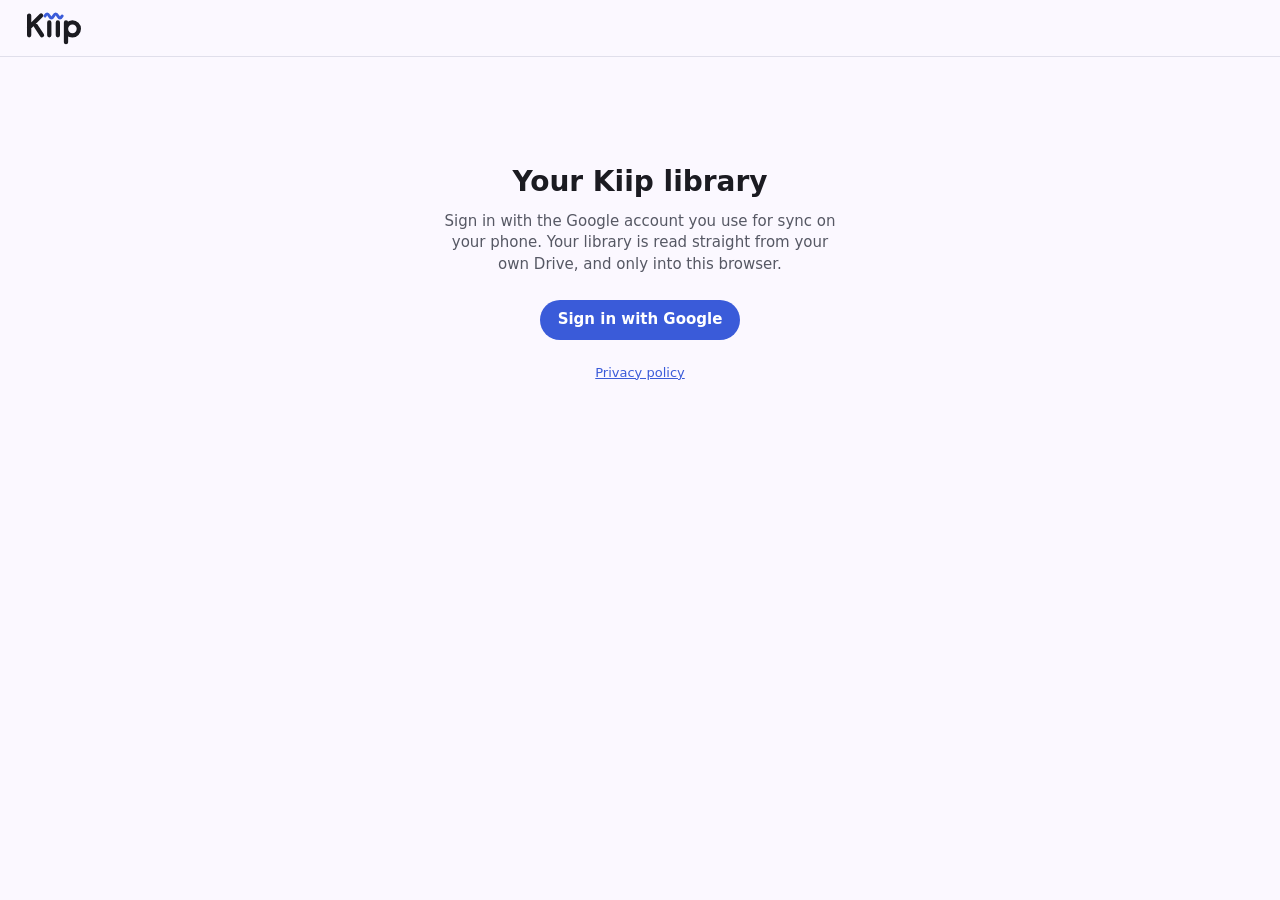
<file: index.html>
<!doctype html>
<html lang="en">
<head>
<meta charset="utf-8">
<meta name="viewport" content="width=device-width, initial-scale=1">
<meta http-equiv="Content-Security-Policy" content="default-src 'none'; script-src 'self' https://accounts.google.com/gsi/client; style-src 'self' https://accounts.google.com/gsi/style; img-src https: http: blob:; connect-src https://www.googleapis.com https://accounts.google.com/gsi/; frame-src https://accounts.google.com/gsi/; base-uri 'none'; form-action 'none'">
<meta name="referrer" content="no-referrer">
<title>Kiip</title>
<link rel="icon" type="image/svg+xml" href="icon.svg">
<link rel="stylesheet" href="style.css">
<script src="https://accounts.google.com/gsi/client" async></script>
<script src="data.js" defer></script>
<script src="app.js" defer></script>
</head>
<body>
<header class="bar">
  <svg class="logo" viewBox="0 0 140 84" role="img" aria-label="Kiip">
    <path class="logo-word" d="M12 13V59M40 13 12 41M23 30 42 59M59 29V59M79 29V59M98 29V75M98 44a15 15 0 1 0 30 0a15 15 0 1 0-30 0"></path>
    <path class="logo-wave" d="M49 14q5-9 10 0t10 0t10 0t10 0"></path>
  </svg>
  <div class="bar-tools" id="tools" hidden>
    <input id="search" type="search" placeholder="Search" aria-label="Search your library">
    <button id="add" type="button">Add</button>
    <span id="save-status" class="save-status" role="status"></span>
    <button id="save-action" class="quiet" type="button" hidden></button>
    <label class="sort-label">Sort
      <select id="sort">
        <option value="newest-saved">Newest saved</option>
        <option value="oldest-saved">Oldest saved</option>
        <option value="newest-published">Newest published</option>
        <option value="oldest-published">Oldest published</option>
      </select>
    </label>
    <button id="refresh" class="quiet" type="button">Refresh</button>
    <button id="sign-out" class="quiet" type="button">Sign out</button>
  </div>
</header>

<section id="welcome" class="welcome">
  <h1>Your Kiip library</h1>
  <p id="message">Sign in with the Google account you use for sync on your phone. Your library is read straight from your own Drive, and only into this browser.</p>
  <button id="sign-in" type="button">Sign in with Google</button>
  <p class="welcome-link"><a href="privacy.html">Privacy policy</a></p>
</section>

<main id="library" class="library" hidden>
  <nav class="side" aria-label="Filters">
    <div id="views" class="group"></div>
    <details id="sites-box" class="group" open>
      <summary>Sites</summary>
      <div id="sites"></div>
    </details>
    <details id="tags-box" class="group" open>
      <summary>Tags</summary>
      <div id="tags"></div>
    </details>
  </nav>
  <div class="content">
    <p id="result" class="result" role="status"></p>
    <div id="grid" class="grid"></div>
    <div id="more" class="more"></div>
  </div>
</main>

<dialog id="sheet" class="sheet" aria-label="Saved item"></dialog>

<section id="player" class="player" aria-label="Reading aloud" hidden>
  <div class="player-title">
    <span id="player-name" class="player-name"></span>
    <span id="player-note" class="player-note"></span>
  </div>
  <input id="player-seek" class="player-seek" type="range" min="0" value="0" step="1" aria-label="Reading position">
  <div class="player-controls">
    <button id="player-back" class="quiet" type="button">Back</button>
    <button id="player-play" type="button">Pause</button>
    <button id="player-next" class="quiet" type="button">Next</button>
    <button id="player-stop" class="quiet" type="button">Stop</button>
    <label class="player-option">Speed
      <select id="player-speed">
        <option value="0.75">0.75×</option>
        <option value="1">1×</option>
        <option value="1.25">1.25×</option>
        <option value="1.5">1.5×</option>
        <option value="1.75">1.75×</option>
        <option value="2">2×</option>
      </select>
    </label>
    <label class="player-option">Voice
      <select id="player-voice"><option value="">Default</option></select>
    </label>
  </div>
</section>

<div id="toast" class="toast" role="status" hidden>
  <span id="toast-text"></span>
  <button id="toast-action" class="quiet" type="button" hidden>Undo</button>
</div>
<datalist id="all-tags"></datalist>
</body>
</html>
</file>
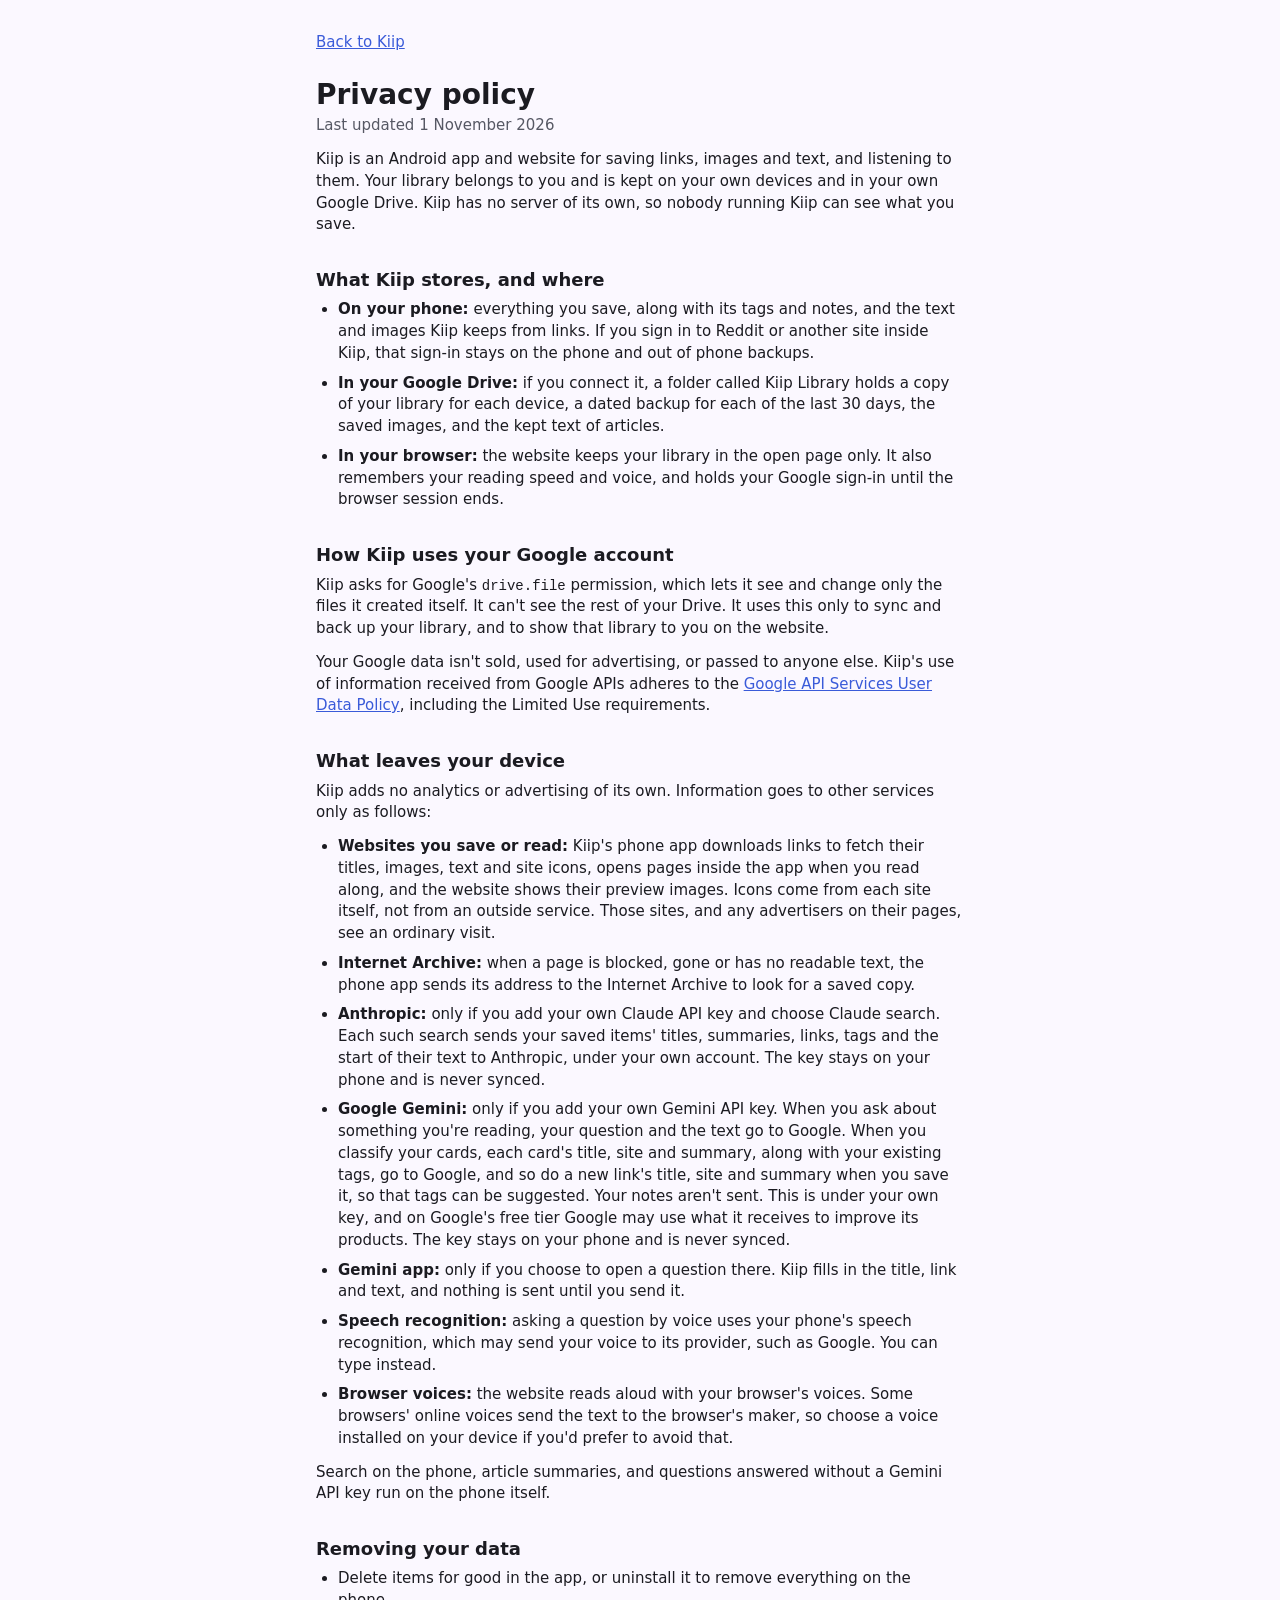
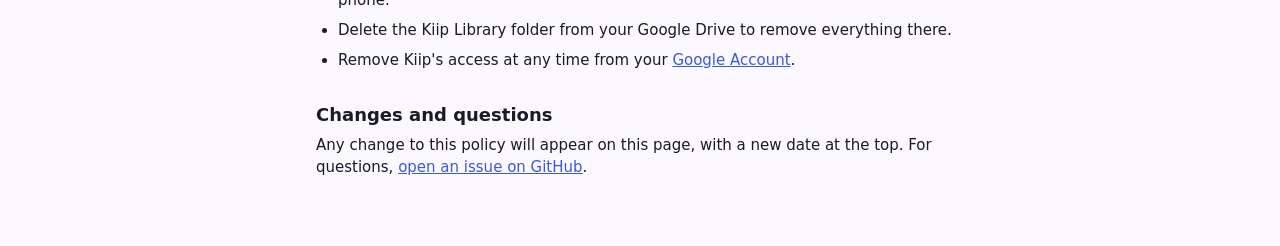
<file: privacy.html>
<!doctype html>
<html lang="en">
<head>
<meta charset="utf-8">
<meta name="viewport" content="width=device-width, initial-scale=1">
<meta http-equiv="Content-Security-Policy" content="default-src 'none'; style-src 'self'; img-src 'self'; base-uri 'none'; form-action 'none'">
<meta name="referrer" content="no-referrer">
<title>Kiip Privacy Policy</title>
<link rel="icon" type="image/svg+xml" href="icon.svg">
<link rel="stylesheet" href="style.css">
</head>
<body>
<main class="privacy">
  <p><a href="./">Back to Kiip</a></p>
  <h1>Privacy policy</h1>
  <p class="privacy-date">Last updated 1 November 2026</p>

  <p>Kiip is an Android app and website for saving links, images and text, and listening to them. Your library belongs to you and is kept on your own devices and in your own Google Drive. Kiip has no server of its own, so nobody running Kiip can see what you save.</p>

  <h2>What Kiip stores, and where</h2>
  <ul>
    <li><strong>On your phone:</strong> everything you save, along with its tags and notes, and the text and images Kiip keeps from links. If you sign in to Reddit or another site inside Kiip, that sign-in stays on the phone and out of phone backups.</li>
    <li><strong>In your Google Drive:</strong> if you connect it, a folder called Kiip Library holds a copy of your library for each device, a dated backup for each of the last 30 days, the saved images, and the kept text of articles.</li>
    <li><strong>In your browser:</strong> the website keeps your library in the open page only. It also remembers your reading speed and voice, and holds your Google sign-in until the browser session ends.</li>
  </ul>

  <h2>How Kiip uses your Google account</h2>
  <p>Kiip asks for Google's <code>drive.file</code> permission, which lets it see and change only the files it created itself. It can't see the rest of your Drive. It uses this only to sync and back up your library, and to show that library to you on the website.</p>
  <p>Your Google data isn't sold, used for advertising, or passed to anyone else. Kiip's use of information received from Google APIs adheres to the <a href="https://developers.google.com/terms/api-services-user-data-policy">Google API Services User Data Policy</a>, including the Limited Use requirements.</p>

  <h2>What leaves your device</h2>
  <p>Kiip adds no analytics or advertising of its own. Information goes to other services only as follows:</p>
  <ul>
    <li><strong>Websites you save or read:</strong> Kiip's phone app downloads links to fetch their titles, images, text and site icons, opens pages inside the app when you read along, and the website shows their preview images. Icons come from each site itself, not from an outside service. Those sites, and any advertisers on their pages, see an ordinary visit.</li>
    <li><strong>Internet Archive:</strong> when a page is blocked, gone or has no readable text, the phone app sends its address to the Internet Archive to look for a saved copy.</li>
    <li><strong>Anthropic:</strong> only if you add your own Claude API key and choose Claude search. Each such search sends your saved items' titles, summaries, links, tags and the start of their text to Anthropic, under your own account. The key stays on your phone and is never synced.</li>
    <li><strong>Google Gemini:</strong> only if you add your own Gemini API key. When you ask about something you're reading, your question and the text go to Google. When you classify your cards, each card's title, site and summary, along with your existing tags, go to Google, and so do a new link's title, site and summary when you save it, so that tags can be suggested. Your notes aren't sent. This is under your own key, and on Google's free tier Google may use what it receives to improve its products. The key stays on your phone and is never synced.</li>
    <li><strong>Gemini app:</strong> only if you choose to open a question there. Kiip fills in the title, link and text, and nothing is sent until you send it.</li>
    <li><strong>Speech recognition:</strong> asking a question by voice uses your phone's speech recognition, which may send your voice to its provider, such as Google. You can type instead.</li>
    <li><strong>Browser voices:</strong> the website reads aloud with your browser's voices. Some browsers' online voices send the text to the browser's maker, so choose a voice installed on your device if you'd prefer to avoid that.</li>
  </ul>
  <p>Search on the phone, article summaries, and questions answered without a Gemini API key run on the phone itself.</p>

  <h2>Removing your data</h2>
  <ul>
    <li>Delete items for good in the app, or uninstall it to remove everything on the phone.</li>
    <li>Delete the Kiip Library folder from your Google Drive to remove everything there.</li>
    <li>Remove Kiip's access at any time from your <a href="https://myaccount.google.com/permissions">Google Account</a>.</li>
  </ul>

  <h2>Changes and questions</h2>
  <p>Any change to this policy will appear on this page, with a new date at the top. For questions, <a href="https://github.com/lombrozo3/kiip-web/issues">open an issue on GitHub</a>.</p>
</main>
</body>
</html>
</file>
<file: style.css>
:root {
  color-scheme: light dark;
  --ground: #FBF8FF;
  --surface: #FFFFFF;
  --surface-2: #EFEDF7;
  --line: #E0DFEB;
  --ink: #1B1B21;
  --ink-2: #565864;
  --accent: #3A5BD9;
  --on-accent: #FFFFFF;
  --accent-soft: #DDE1FF;
  --on-accent-soft: #001454;
  --warn: #A3261E;
}

@media (prefers-color-scheme: dark) {
  :root {
    --ground: #131318;
    --surface: #1D1D23;
    --surface-2: #2A2A32;
    --line: #36363F;
    --ink: #E4E1E9;
    --ink-2: #B4B3BF;
    --accent: #B8C3FF;
    --on-accent: #002388;
    --accent-soft: #2B3A7C;
    --on-accent-soft: #DDE1FF;
    --warn: #FFB4AB;
  }
}

* { box-sizing: border-box; }

[hidden] { display: none !important; }

body {
  margin: 0;
  background: var(--ground);
  color: var(--ink);
  font: 15px/1.45 system-ui, -apple-system, "Segoe UI", Roboto, sans-serif;
}

button, input, select { font: inherit; color: inherit; }

button {
  min-height: 40px;
  padding: 0 18px;
  border: 0;
  border-radius: 20px;
  background: var(--accent);
  color: var(--on-accent);
  font-weight: 600;
  cursor: pointer;
}

button.quiet {
  padding: 0 12px;
  background: transparent;
  color: var(--ink-2);
  font-weight: 500;
}

button.quiet:hover { background: var(--surface-2); color: var(--ink); }

:focus-visible { outline: 2px solid var(--accent); outline-offset: 2px; }

/* The bar */

.bar {
  position: sticky;
  top: 0;
  z-index: 2;
  display: flex;
  flex-wrap: wrap;
  align-items: center;
  gap: 8px 24px;
  padding: 10px 24px;
  background: var(--ground);
  border-bottom: 1px solid var(--line);
}

.logo { width: 60px; height: 36px; flex: none; }

.logo-word, .logo-wave { fill: none; stroke-linecap: round; stroke-linejoin: round; }
.logo-word { stroke: var(--ink); stroke-width: 10; }
.logo-wave { stroke: var(--accent); stroke-width: 7; }

.bar-tools { flex: 1 1 320px; display: flex; flex-wrap: wrap; align-items: center; gap: 8px; }

#search {
  flex: 1 1 200px;
  max-width: 560px;
  min-height: 40px;
  padding: 0 16px;
  border: 1px solid var(--line);
  border-radius: 20px;
  background: var(--surface);
}

.sort-label { display: flex; align-items: center; gap: 6px; margin-left: auto; color: var(--ink-2); font-size: 14px; }

#sort {
  min-height: 40px;
  padding: 0 8px;
  border: 1px solid var(--line);
  border-radius: 8px;
  background: var(--surface);
  color: var(--ink);
}

/* Before signing in */

.welcome { max-width: 460px; margin: 12vh auto 0; padding: 0 24px; text-align: center; }
.welcome h1 { margin: 0 0 12px; font-size: 28px; line-height: 1.2; }
.welcome p { margin: 0 0 24px; color: var(--ink-2); }
.welcome .welcome-link { margin: 24px 0 0; font-size: 13px; }
.welcome-link a, .privacy a { color: var(--accent); }

/* The privacy policy */

.privacy { max-width: 680px; margin: 0 auto; padding: 32px 16px 56px; overflow-wrap: anywhere; }
.privacy h1 { margin: 24px 0 4px; font-size: 28px; line-height: 1.2; }
.privacy h2 { margin: 32px 0 8px; font-size: 18px; line-height: 1.3; }
.privacy p, .privacy ul { margin: 0 0 12px; }
.privacy ul { padding-left: 22px; }
.privacy li { margin-bottom: 8px; }
.privacy code { font-size: 14px; }
.privacy-date { color: var(--ink-2); }

/* The library */

.library { display: flex; align-items: flex-start; gap: 24px; padding: 16px 24px 40px; }

.side {
  position: sticky;
  top: 73px;
  flex: 0 0 230px;
  max-height: calc(100vh - 89px);
  overflow-y: auto;
}

.group { margin-bottom: 16px; }

.group summary {
  padding: 4px 10px;
  color: var(--ink-2);
  font-size: 13px;
  font-weight: 600;
  cursor: pointer;
}

.filter {
  display: flex;
  width: 100%;
  min-height: 36px;
  align-items: center;
  justify-content: space-between;
  gap: 10px;
  padding: 0 10px;
  border-radius: 8px;
  background: transparent;
  color: var(--ink);
  font-weight: 400;
  text-align: left;
}

.filter:hover { background: var(--surface-2); }
.filter[aria-pressed="true"] { background: var(--accent-soft); color: var(--on-accent-soft); font-weight: 600; }
.filter:disabled { color: var(--ink-2); opacity: .6; cursor: default; background: transparent; }
.filter-name { overflow: hidden; text-overflow: ellipsis; white-space: nowrap; }
.filter-count { flex: none; font-size: 13px; color: var(--ink-2); }
.filter[aria-pressed="true"] .filter-count { color: inherit; }

.show-all { min-height: 32px; margin-top: 2px; padding: 0 10px; font-size: 13px; }

.content { flex: 1 1 0; min-width: 0; }
.result { margin: 0 0 12px; color: var(--ink-2); font-size: 14px; }

.grid { display: flex; align-items: flex-start; gap: 12px; }
.column { flex: 1 1 0; min-width: 0; display: flex; flex-direction: column; gap: 12px; }
.more { height: 1px; }

.card {
  display: block;
  width: 100%;
  min-height: 0;
  padding: 0;
  overflow: hidden;
  border: 1px solid var(--line);
  border-radius: 14px;
  background: var(--surface);
  color: var(--ink);
  font-weight: 400;
  text-align: left;
}

.card:hover { border-color: var(--ink-2); }

.card-image { display: block; width: 100%; aspect-ratio: 1.91; object-fit: cover; background: var(--surface-2); }
.card-photo { display: block; width: 100%; max-height: 480px; object-fit: cover; background: var(--surface-2); }
.card-body { display: block; padding: 12px 14px; }

.card-title { display: block; font-size: 16px; font-weight: 600; line-height: 1.3; overflow-wrap: anywhere; }

.clamp {
  display: -webkit-box;
  -webkit-box-orient: vertical;
  overflow: hidden;
  overflow-wrap: anywhere;
}

.clamp-3 { -webkit-line-clamp: 3; }
.clamp-8 { -webkit-line-clamp: 8; }

.card-text { margin-top: 4px; color: var(--ink-2); font-size: 14px; }
.card-note { margin-top: 8px; padding: 6px 10px; border-radius: 8px; background: var(--accent-soft); color: var(--on-accent-soft); font-size: 14px; }
.card-meta { display: flex; justify-content: space-between; gap: 10px; margin-top: 8px; color: var(--ink-2); font-size: 13px; }
.card-host { overflow: hidden; text-overflow: ellipsis; white-space: nowrap; color: var(--accent); }
.card-date { flex: none; }
.gone { color: var(--warn); font-size: 13px; font-weight: 600; }

/* A saved item in full */

.sheet {
  width: min(640px, calc(100vw - 32px));
  max-height: calc(100vh - 48px);
  padding: 0;
  border: 1px solid var(--line);
  border-radius: 16px;
  background: var(--surface);
  color: var(--ink);
}

.sheet::backdrop { background: rgba(0, 0, 0, .5); }
.sheet-image { display: block; width: 100%; max-height: 340px; object-fit: cover; background: var(--surface-2); }
.sheet-body { padding: 20px 24px 16px; }
.sheet h2 { margin: 0 0 6px; font-size: 21px; line-height: 1.25; overflow-wrap: anywhere; }
.sheet h3 { margin: 18px 0 4px; color: var(--ink-2); font-size: 13px; font-weight: 600; }
.sheet p { margin: 0 0 8px; overflow-wrap: anywhere; white-space: pre-wrap; }
.sheet-date { color: var(--ink-2); font-size: 14px; }
.sheet-tags { display: flex; flex-wrap: wrap; gap: 6px; margin-top: 14px; }

.tag {
  min-height: 32px;
  padding: 0 12px;
  border: 1px solid var(--line);
  border-radius: 8px;
  background: transparent;
  color: var(--ink);
  font-size: 14px;
  font-weight: 400;
}

.tag:hover { background: var(--surface-2); }

.sheet-actions {
  position: sticky;
  bottom: 0;
  display: flex;
  flex-wrap: wrap;
  justify-content: flex-end;
  gap: 8px;
  padding: 12px 24px;
  border-top: 1px solid var(--line);
  background: var(--surface);
}

.action {
  display: inline-flex;
  align-items: center;
  min-height: 40px;
  padding: 0 18px;
  border-radius: 20px;
  background: var(--accent);
  color: var(--on-accent);
  font-weight: 600;
  text-decoration: none;
}

.action.quiet-action { background: var(--surface-2); color: var(--ink); }

button.danger { background: transparent; color: var(--warn); font-weight: 500; padding: 0 12px; }
button.danger:hover { background: var(--surface-2); }

/* Adding and editing */

.field { display: block; margin-top: 14px; color: var(--ink-2); font-size: 13px; font-weight: 600; }

.field input, .field textarea {
  display: block;
  width: 100%;
  margin-top: 4px;
  padding: 10px 12px;
  border: 1px solid var(--line);
  border-radius: 8px;
  background: var(--ground);
  color: var(--ink);
  font: 15px/1.45 system-ui, -apple-system, "Segoe UI", Roboto, sans-serif;
  resize: vertical;
}

.field-hint { display: block; margin-top: 4px; color: var(--ink-2); font-size: 13px; font-weight: 400; }

.save-status { color: var(--ink-2); font-size: 14px; }
.save-status.problem { color: var(--warn); font-weight: 600; }

/* Reading aloud */

.card-box { position: relative; }
.card-box .card-meta { padding-right: 34px; }

.card-read {
  position: absolute;
  right: 8px;
  bottom: 6px;
  width: 36px;
  min-height: 36px;
  padding: 0;
  display: flex;
  align-items: center;
  justify-content: center;
  border-radius: 18px;
  background: transparent;
  color: var(--ink-2);
}

.card-read:hover { background: var(--surface-2); color: var(--ink); }
.card-read svg { width: 20px; height: 20px; fill: none; stroke: currentColor; stroke-width: 2; stroke-linecap: round; stroke-linejoin: round; }

body.listening { padding-bottom: 150px; }

.player {
  position: fixed;
  left: 0;
  right: 0;
  bottom: 0;
  z-index: 2;
  padding: 10px 24px 12px;
  border-top: 1px solid var(--line);
  background: var(--surface);
}

.player-title { display: flex; align-items: baseline; justify-content: space-between; gap: 16px; }
.player-name { min-width: 0; overflow: hidden; text-overflow: ellipsis; white-space: nowrap; font-weight: 600; }
.player-note { flex: none; color: var(--ink-2); font-size: 13px; }
.player-seek { display: block; width: 100%; margin: 6px 0; accent-color: var(--accent); }
.player-controls { display: flex; flex-wrap: wrap; align-items: center; gap: 6px; }
.player-option { display: flex; align-items: center; gap: 6px; margin-left: 10px; color: var(--ink-2); font-size: 14px; }

.player-option select {
  max-width: 190px;
  min-height: 36px;
  padding: 0 6px;
  border: 1px solid var(--line);
  border-radius: 8px;
  background: var(--surface);
  color: var(--ink);
}

body.listening .toast { bottom: 150px; }

.toast {
  position: fixed;
  left: 50%;
  bottom: 24px;
  z-index: 3;
  display: flex;
  align-items: center;
  gap: 12px;
  max-width: calc(100vw - 32px);
  padding: 8px 12px 8px 18px;
  border-radius: 12px;
  background: var(--ink);
  color: var(--ground);
  transform: translateX(-50%);
}

.toast button.quiet { color: var(--ground); font-weight: 600; }
.toast button.quiet:hover { background: transparent; text-decoration: underline; }

@media (max-width: 760px) {
  .bar { padding: 10px 16px; }
  .library { display: block; padding: 12px 16px 32px; }
  .side { position: static; max-height: none; margin-bottom: 8px; }
  #views { display: flex; flex-wrap: wrap; gap: 4px; }
  #views .filter { width: auto; }
  #sites, #tags { max-height: 240px; overflow-y: auto; }
  .sort-label { margin-left: 0; }
  .player { padding: 8px 16px 10px; }
  .player-option { margin-left: 0; }
  body.listening { padding-bottom: 200px; }
  body.listening .toast { bottom: 200px; }
}
</file>
